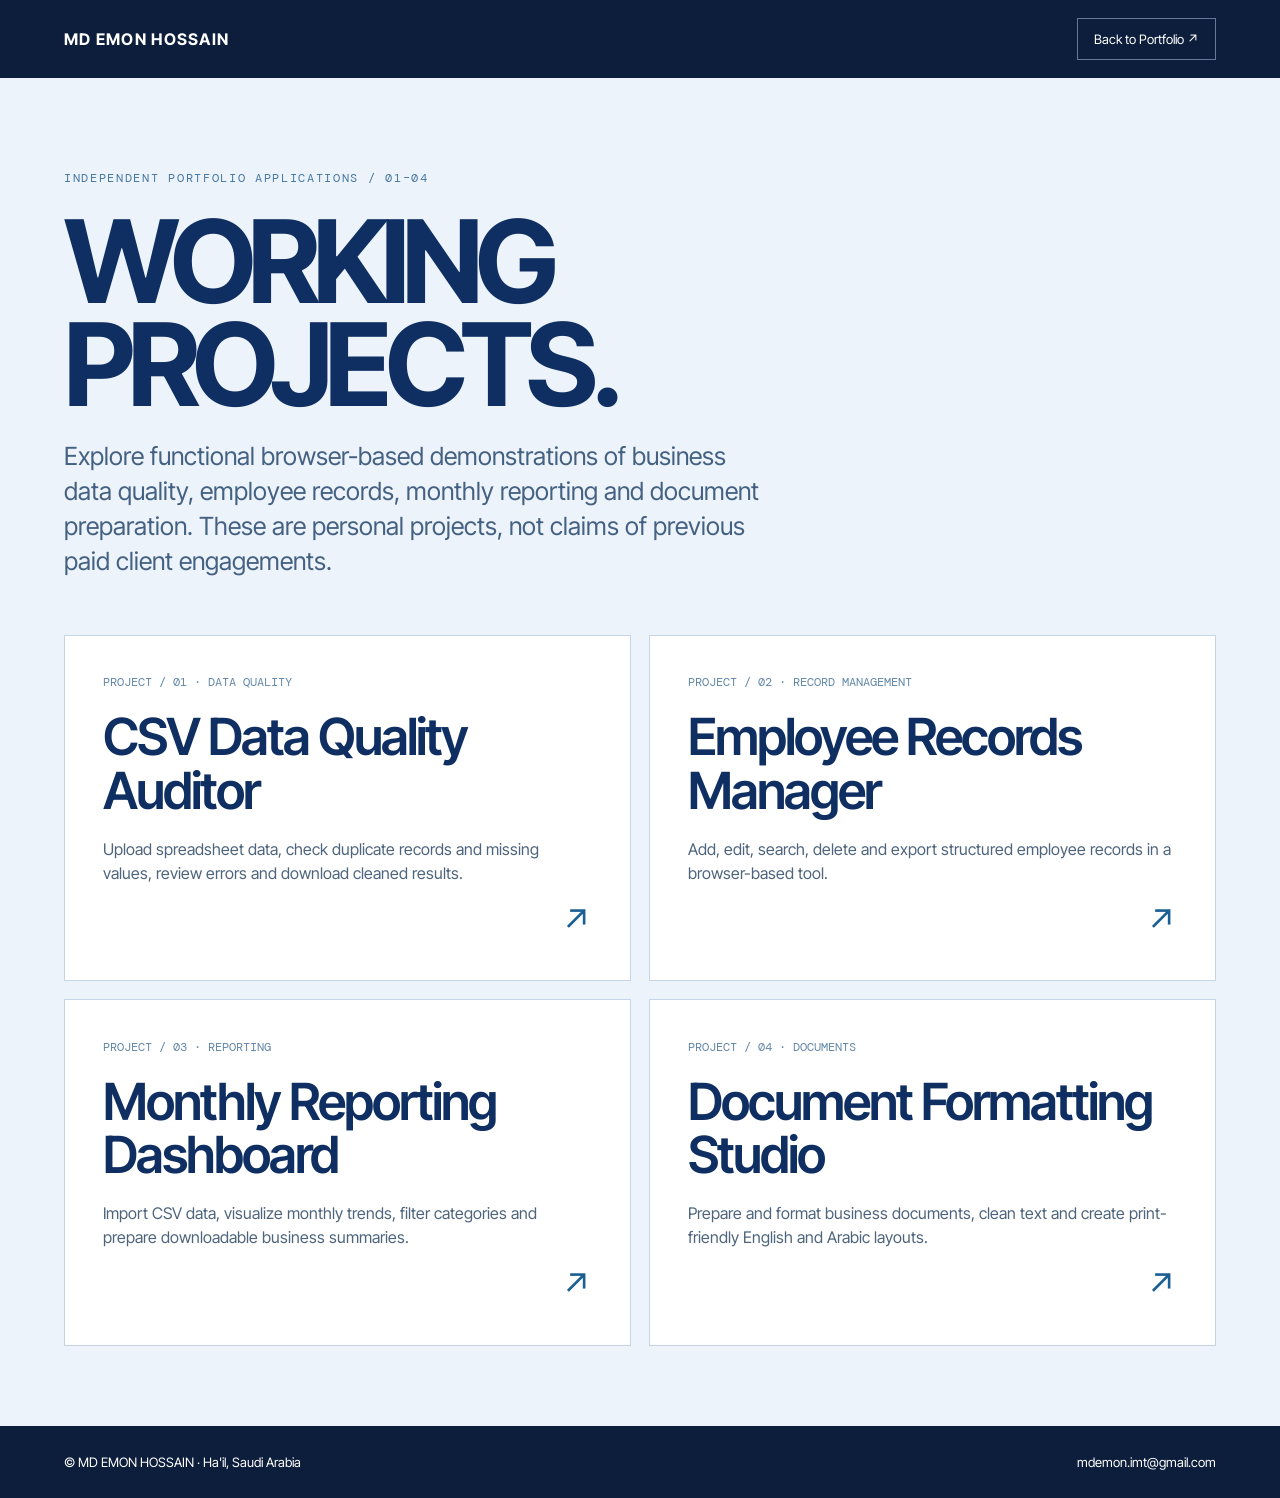
<file: projects/index.html>
<!doctype html>
<html lang="en"><head><meta charset="utf-8"><meta name="viewport" content="width=device-width, initial-scale=1">
<title>Working Projects | MD Emon Hossain</title><meta name="description" content="Functional portfolio projects demonstrating data quality, records management, reporting and document formatting.">
<link href="https://fonts.googleapis.com/css2?family=Inter+Tight:wght@400;500;600;700&family=DM+Mono:wght@400;500&display=swap" rel="stylesheet">
<style>
:root{font-family:"Inter Tight",system-ui,sans-serif;color:#0f2f63;background:#edf3fb}*{box-sizing:border-box}html{scroll-behavior:smooth}body{margin:0}
header{background:#0c1e3b;color:#fff;padding:18px clamp(20px,5vw,80px);display:flex;justify-content:space-between;align-items:center}
header strong{font-size:16px;letter-spacing:.08em}a{color:inherit;text-decoration:none}header a:last-child{border:1px solid #62799c;padding:12px 16px;font-size:13px}
main{max-width:1320px;margin:auto;padding:80px clamp(20px,5vw,80px)}
.eyebrow{font-family:"DM Mono",monospace;font-size:12px;letter-spacing:.14em;text-transform:uppercase;color:#4477a2}
h1{font-size:clamp(48px,9vw,128px);line-height:.89;letter-spacing:-.065em;text-transform:uppercase;margin:24px 0}
.lead{max-width:710px;font-size:clamp(17px,2vw,25px);line-height:1.4;color:#446182;margin:0 0 56px}
.grid{display:grid;grid-template-columns:repeat(2,minmax(0,1fr));gap:18px}
.card{min-height:330px;background:#fff;display:flex;flex-direction:column;justify-content:space-between;padding:clamp(25px,3vw,45px);border:1px solid #c3d5e7;transition:transform .7s cubic-bezier(.16,1,.3,1),background .4s,box-shadow .7s}
.card:hover{transform:translateY(-8px);box-shadow:0 24px 55px #071e3320;background:#fafdff}
.card span{font-family:"DM Mono",monospace;color:#6388a9;font-size:12px}
.card h2{font-size:clamp(29px,4vw,52px);line-height:1.04;letter-spacing:-.04em;font-weight:600;margin:20px 0}
.card p{max-width:510px;color:#4d647c;font-size:16px;line-height:1.5}
.card .go{font-size:34px;text-align:right;color:#1a5f94}
footer{background:#0c1e3b;color:#fff;padding:28px clamp(20px,5vw,80px);display:flex;justify-content:space-between;flex-wrap:wrap;gap:14px;font-size:13px}
@media(max-width:680px){.grid{grid-template-columns:1fr}.card{min-height:270px}main{padding-top:60px}header strong{font-size:13px}}
@media(prefers-reduced-motion:reduce){*,*:before,*:after{transition:none!important}}
</style></head><body>
<header><a href="../"><strong>MD EMON HOSSAIN</strong></a><a href="../">Back to Portfolio ↗</a></header>
<main><p class="eyebrow">Independent portfolio applications / 01–04</p><h1>Working<br>Projects.</h1>
<p class="lead">Explore functional browser-based demonstrations of business data quality, employee records, monthly reporting and document preparation. These are personal projects, not claims of previous paid client engagements.</p>
<div class="grid">
<a class="card" href="data-quality-auditor/"><span>PROJECT / 01 · DATA QUALITY</span><div><h2>CSV Data Quality Auditor</h2><p>Upload spreadsheet data, check duplicate records and missing values, review errors and download cleaned results.</p></div><div class="go">↗</div></a>
<a class="card" href="records-manager/"><span>PROJECT / 02 · RECORD MANAGEMENT</span><div><h2>Employee Records Manager</h2><p>Add, edit, search, delete and export structured employee records in a browser-based tool.</p></div><div class="go">↗</div></a>
<a class="card" href="reporting-dashboard/"><span>PROJECT / 03 · REPORTING</span><div><h2>Monthly Reporting Dashboard</h2><p>Import CSV data, visualize monthly trends, filter categories and prepare downloadable business summaries.</p></div><div class="go">↗</div></a>
<a class="card" href="document-studio/"><span>PROJECT / 04 · DOCUMENTS</span><div><h2>Document Formatting Studio</h2><p>Prepare and format business documents, clean text and create print-friendly English and Arabic layouts.</p></div><div class="go">↗</div></a>
</div></main>
<footer><span>© MD EMON HOSSAIN · Ha'il, Saudi Arabia</span><a href="mailto:mdemon.imt@gmail.com">mdemon.imt@gmail.com</a></footer>
</body></html>
</file>
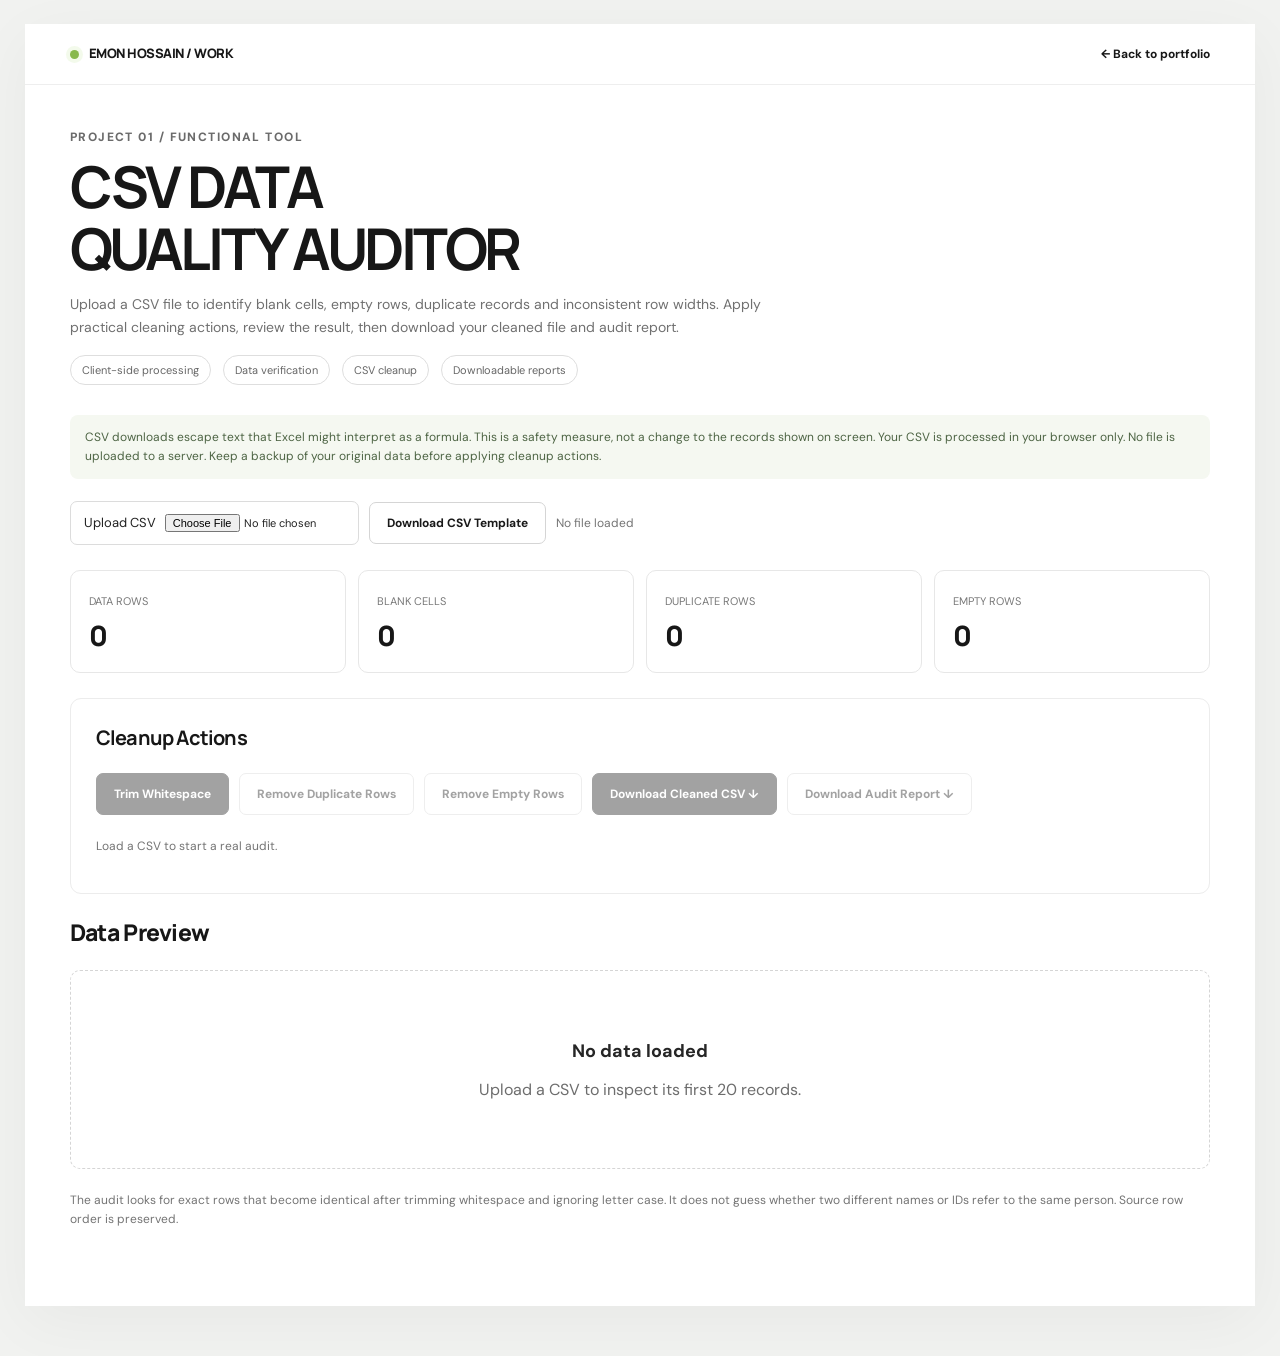
<file: projects/data-quality-auditor/index.html>
<!doctype html><html lang="en"><head><meta charset="utf-8"><meta name="viewport" content="width=device-width,initial-scale=1"><title>CSV Data Quality Auditor | MD Emon Hossain</title><meta name="description" content="Working CSV data auditing and cleanup utility by MD Emon Hossain."><link rel="stylesheet" href="../../assets/styles.css"><script defer src="../../assets/common.js"></script><script defer src="app.js"></script></head><body class="app-page"><main class="app-shell"><div class="app-top"><a class="logo" href="../../"><span class="logo-dot"></span>EMON HOSSAIN / WORK</a><a class="backlink" href="../../#work">← Back to portfolio</a></div><div class="app-content"><span class="app-eyebrow">Project 01 / Functional Tool</span><h1 class="app-title">CSV DATA<br>QUALITY AUDITOR</h1><p class="app-subtitle">Upload a CSV file to identify blank cells, empty rows, duplicate records and inconsistent row widths. Apply practical cleaning actions, review the result, then download your cleaned file and audit report.</p><div class="intro-meta"><span>Client-side processing</span><span>Data verification</span><span>CSV cleanup</span><span>Downloadable reports</span></div><div class="notice">CSV downloads escape text that Excel might interpret as a formula. This is a safety measure, not a change to the records shown on screen. Your CSV is processed in your browser only. No file is uploaded to a server. Keep a backup of your original data before applying cleanup actions.</div><div class="controlbar"><label class="field" style="display:inline-flex;align-items:center;gap:9px">Upload CSV <input id="csvfile" type="file" accept=".csv,text/csv" style="max-width:180px;font-size:11px"></label><button class="action secondary" id="template">Download CSV Template</button><span id="filename" class="app-note">No file loaded</span></div><div class="tool-grid"><div class="stat-tile"><span>DATA ROWS</span><strong id="countRows">0</strong></div><div class="stat-tile"><span>BLANK CELLS</span><strong id="countBlanks">0</strong></div><div class="stat-tile"><span>DUPLICATE ROWS</span><strong id="countDuplicates">0</strong></div><div class="stat-tile"><span>EMPTY ROWS</span><strong id="countEmpty">0</strong></div></div><div class="panel"><h2>Cleanup Actions</h2><div class="controlbar"><button class="action" id="trim" disabled>Trim Whitespace</button><button class="action secondary" id="removeDuplicate" disabled>Remove Duplicate Rows</button><button class="action secondary" id="removeEmpty" disabled>Remove Empty Rows</button><button class="action" id="export" disabled>Download Cleaned CSV ↓</button><button class="action secondary" id="report" disabled>Download Audit Report ↓</button></div><p id="message" class="app-note" role="status">Load a CSV to start a real audit.</p></div><h2 style="font:800 23px Manrope;letter-spacing:-.7px">Data Preview</h2><div id="preview" class="empty-state"><strong>No data loaded</strong>Upload a CSV to inspect its first 20 records.</div><p class="app-note">The audit looks for exact rows that become identical after trimming whitespace and ignoring letter case. It does not guess whether two different names or IDs refer to the same person. Source row order is preserved.</p></div></main></body></html>
</file>
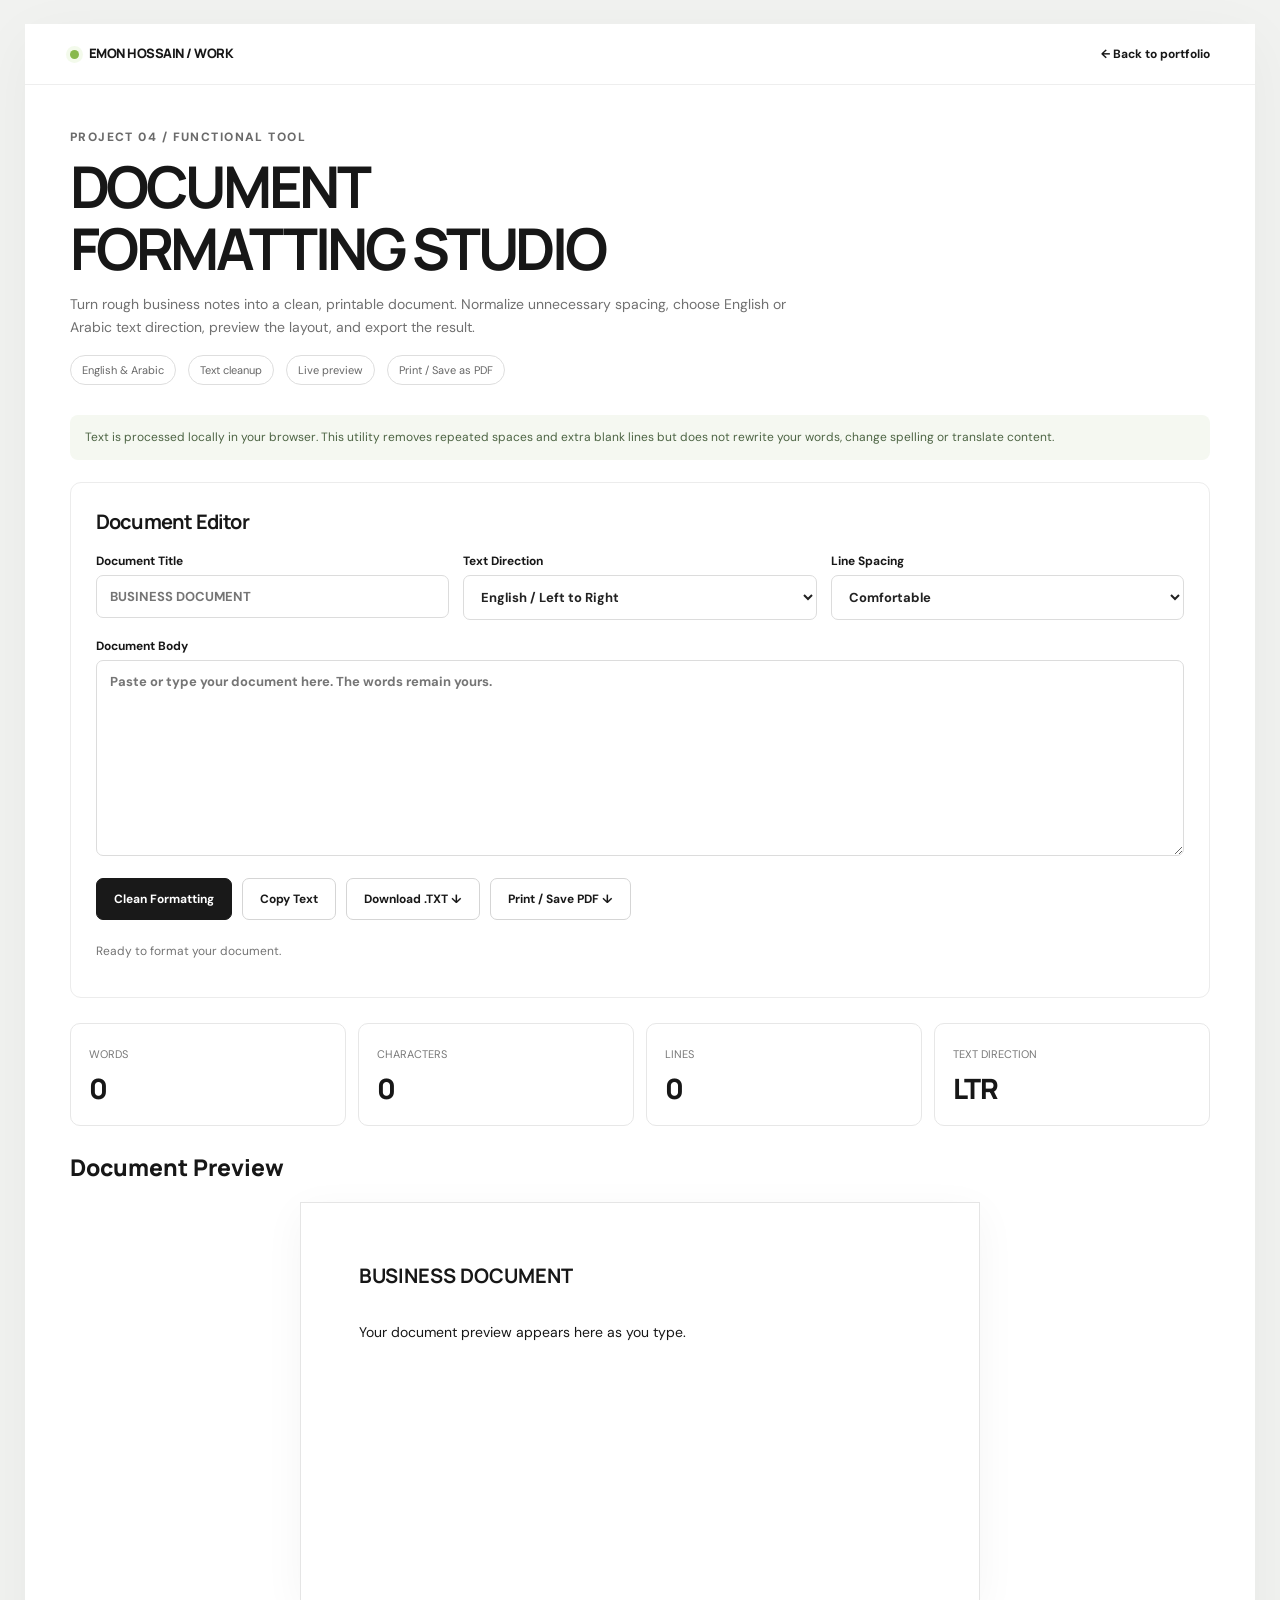
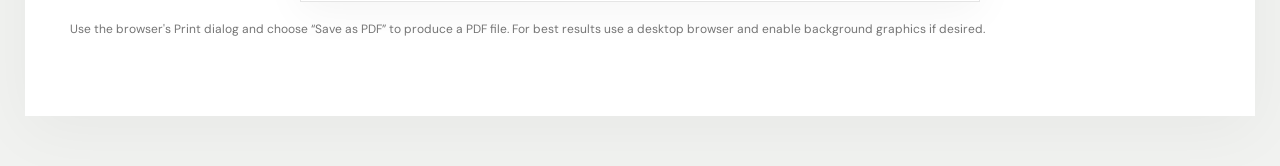
<file: projects/document-studio/index.html>
<!doctype html><html lang="en"><head><meta charset="utf-8"><meta name="viewport" content="width=device-width,initial-scale=1"><title>Document Formatting Studio | MD Emon Hossain</title><meta name="description" content="Interactive formatting and printing tool for English and Arabic business documents."><link rel="stylesheet" href="../../assets/styles.css"><script defer src="app.js"></script></head><body class="app-page"><main class="app-shell"><div class="app-top"><a class="logo" href="../../"><span class="logo-dot"></span>EMON HOSSAIN / WORK</a><a class="backlink" href="../../#work">← Back to portfolio</a></div><div class="app-content"><span class="app-eyebrow">Project 04 / Functional Tool</span><h1 class="app-title">DOCUMENT<br>FORMATTING STUDIO</h1><p class="app-subtitle">Turn rough business notes into a clean, printable document. Normalize unnecessary spacing, choose English or Arabic text direction, preview the layout, and export the result.</p><div class="intro-meta"><span>English & Arabic</span><span>Text cleanup</span><span>Live preview</span><span>Print / Save as PDF</span></div><div class="notice">Text is processed locally in your browser. This utility removes repeated spaces and extra blank lines but does not rewrite your words, change spelling or translate content.</div><div class="panel"><h2>Document Editor</h2><div class="form-grid"><label class="form-group">Document Title<input class="field" id="title" placeholder="BUSINESS DOCUMENT"></label><label class="form-group">Text Direction<select class="field" id="direction"><option value="ltr">English / Left to Right</option><option value="rtl">Arabic / Right to Left</option></select></label><label class="form-group">Line Spacing<select class="field" id="spacing"><option value="1.7">Comfortable</option><option value="1.4">Compact</option><option value="2">Spacious</option></select></label></div><label class="form-group" style="margin-top:18px">Document Body<textarea id="source" class="field" rows="10" placeholder="Paste or type your document here. The words remain yours." style="resize:vertical;min-height:180px"></textarea></label><div class="controlbar"><button id="clean" class="action">Clean Formatting</button><button id="copy" class="action secondary">Copy Text</button><button id="download" class="action secondary">Download .TXT ↓</button><button id="print" class="action secondary">Print / Save PDF ↓</button></div><p class="app-note" id="message" role="status">Ready to format your document.</p></div><div class="tool-grid"><div class="stat-tile"><span>WORDS</span><strong id="words">0</strong></div><div class="stat-tile"><span>CHARACTERS</span><strong id="characters">0</strong></div><div class="stat-tile"><span>LINES</span><strong id="lines">0</strong></div><div class="stat-tile"><span>TEXT DIRECTION</span><strong id="dirlabel">LTR</strong></div></div><h2 style="font:800 23px Manrope">Document Preview</h2><article class="document-preview" id="preview" aria-label="Formatted document preview" dir="ltr"><h2 id="preview-title">BUSINESS DOCUMENT</h2><div id="preview-body" style="white-space:pre-wrap">Your document preview appears here as you type.</div></article><p class="app-note">Use the browser's Print dialog and choose “Save as PDF” to produce a PDF file. For best results use a desktop browser and enable background graphics if desired.</p></div></main><style>@media print{@page{size:A4;margin:15mm}body,body.app-page,.app-shell,.app-content{background:white!important;padding:0!important;margin:0!important;box-shadow:none!important}.app-shell,.app-content{width:100%!important;min-height:0!important}.app-top,.app-content>.app-eyebrow,.app-content>.app-title,.app-content>.app-subtitle,.app-content>.intro-meta,.app-content>.notice,.app-content>.panel,.app-content>.tool-grid,.app-content>h2,.app-content>.app-note{display:none!important}.document-preview{border:0!important;box-shadow:none!important;margin:0!important;width:100%!important;min-height:0!important;padding:10px 0!important;color:black!important}}</style></body></html>
</file>
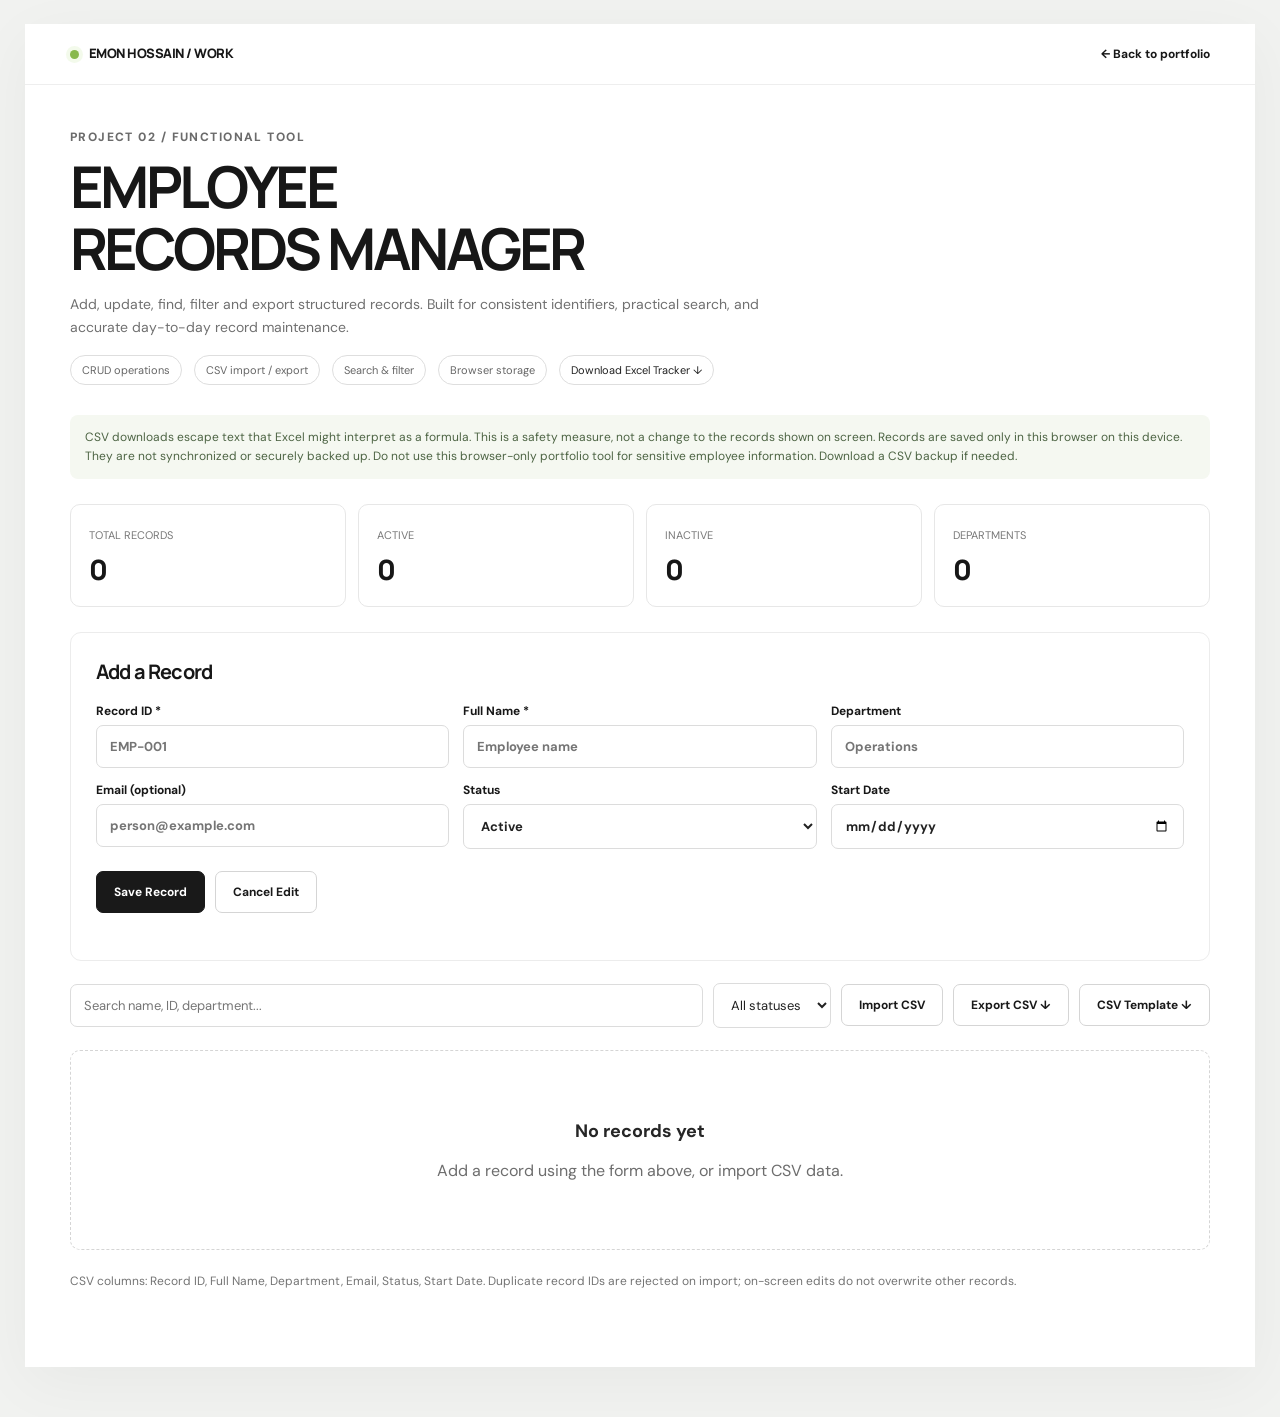
<file: projects/records-manager/index.html>
<!doctype html><html lang="en"><head><meta charset="utf-8"><meta name="viewport" content="width=device-width,initial-scale=1"><title>Employee Records Manager | MD Emon Hossain</title><meta name="description" content="Interactive browser-based employee records app with CSV import, export and local persistence."><link rel="stylesheet" href="../../assets/styles.css"><script defer src="../../assets/common.js"></script><script defer src="app.js"></script></head><body class="app-page"><main class="app-shell"><div class="app-top"><a class="logo" href="../../"><span class="logo-dot"></span>EMON HOSSAIN / WORK</a><a class="backlink" href="../../#work">← Back to portfolio</a></div><div class="app-content"><span class="app-eyebrow">Project 02 / Functional Tool</span><h1 class="app-title">EMPLOYEE<br>RECORDS MANAGER</h1><p class="app-subtitle">Add, update, find, filter and export structured records. Built for consistent identifiers, practical search, and accurate day-to-day record maintenance.</p><div class="intro-meta"><span>CRUD operations</span><span>CSV import / export</span><span>Search & filter</span><span>Browser storage</span><a href="Employee_Records_Tracker.xlsx" download style="font-size:11px;border:1px solid #dedede;border-radius:25px;padding:7px 11px;color:#222">Download Excel Tracker ↓</a></div><div class="notice">CSV downloads escape text that Excel might interpret as a formula. This is a safety measure, not a change to the records shown on screen. Records are saved only in this browser on this device. They are not synchronized or securely backed up. Do not use this browser-only portfolio tool for sensitive employee information. Download a CSV backup if needed.</div><div class="tool-grid"><div class="stat-tile"><span>TOTAL RECORDS</span><strong id="total">0</strong></div><div class="stat-tile"><span>ACTIVE</span><strong id="active">0</strong></div><div class="stat-tile"><span>INACTIVE</span><strong id="inactive">0</strong></div><div class="stat-tile"><span>DEPARTMENTS</span><strong id="departments">0</strong></div></div><div class="panel"><h2 id="form-title">Add a Record</h2><form id="record-form"><div class="form-grid"><label class="form-group">Record ID *<input class="field" name="id" maxlength="40" required placeholder="EMP-001"></label><label class="form-group">Full Name *<input class="field" name="name" maxlength="120" required placeholder="Employee name"></label><label class="form-group">Department<input class="field" name="department" maxlength="70" placeholder="Operations"></label><label class="form-group">Email (optional)<input class="field" name="email" type="email" maxlength="160" placeholder="person@example.com"></label><label class="form-group">Status<select class="field" name="status"><option>Active</option><option>Inactive</option></select></label><label class="form-group">Start Date<input class="field" name="start" type="date"></label></div><div class="controlbar"><button class="action" type="submit" id="save">Save Record</button><button class="action secondary" type="button" id="cancel">Cancel Edit</button><span id="message" class="app-note" role="status"></span></div></form></div><div class="controlbar"><input id="search" class="field" type="search" aria-label="Search records" placeholder="Search name, ID, department..." style="flex:1;min-width:210px"><select id="filter" class="field" aria-label="Filter status"><option value="all">All statuses</option><option>Active</option><option>Inactive</option></select><label class="action secondary">Import CSV <input id="import" type="file" accept=".csv,text/csv" style="display:none"></label><button class="action secondary" id="export">Export CSV ↓</button><button class="action secondary" id="template">CSV Template ↓</button></div><div id="records" class="empty-state"><strong>No records yet</strong>Add your first record above, or import a CSV with matching column headers.</div><p class="app-note">CSV columns: Record ID, Full Name, Department, Email, Status, Start Date. Duplicate record IDs are rejected on import; on-screen edits do not overwrite other records.</p></div></main></body></html>
</file>
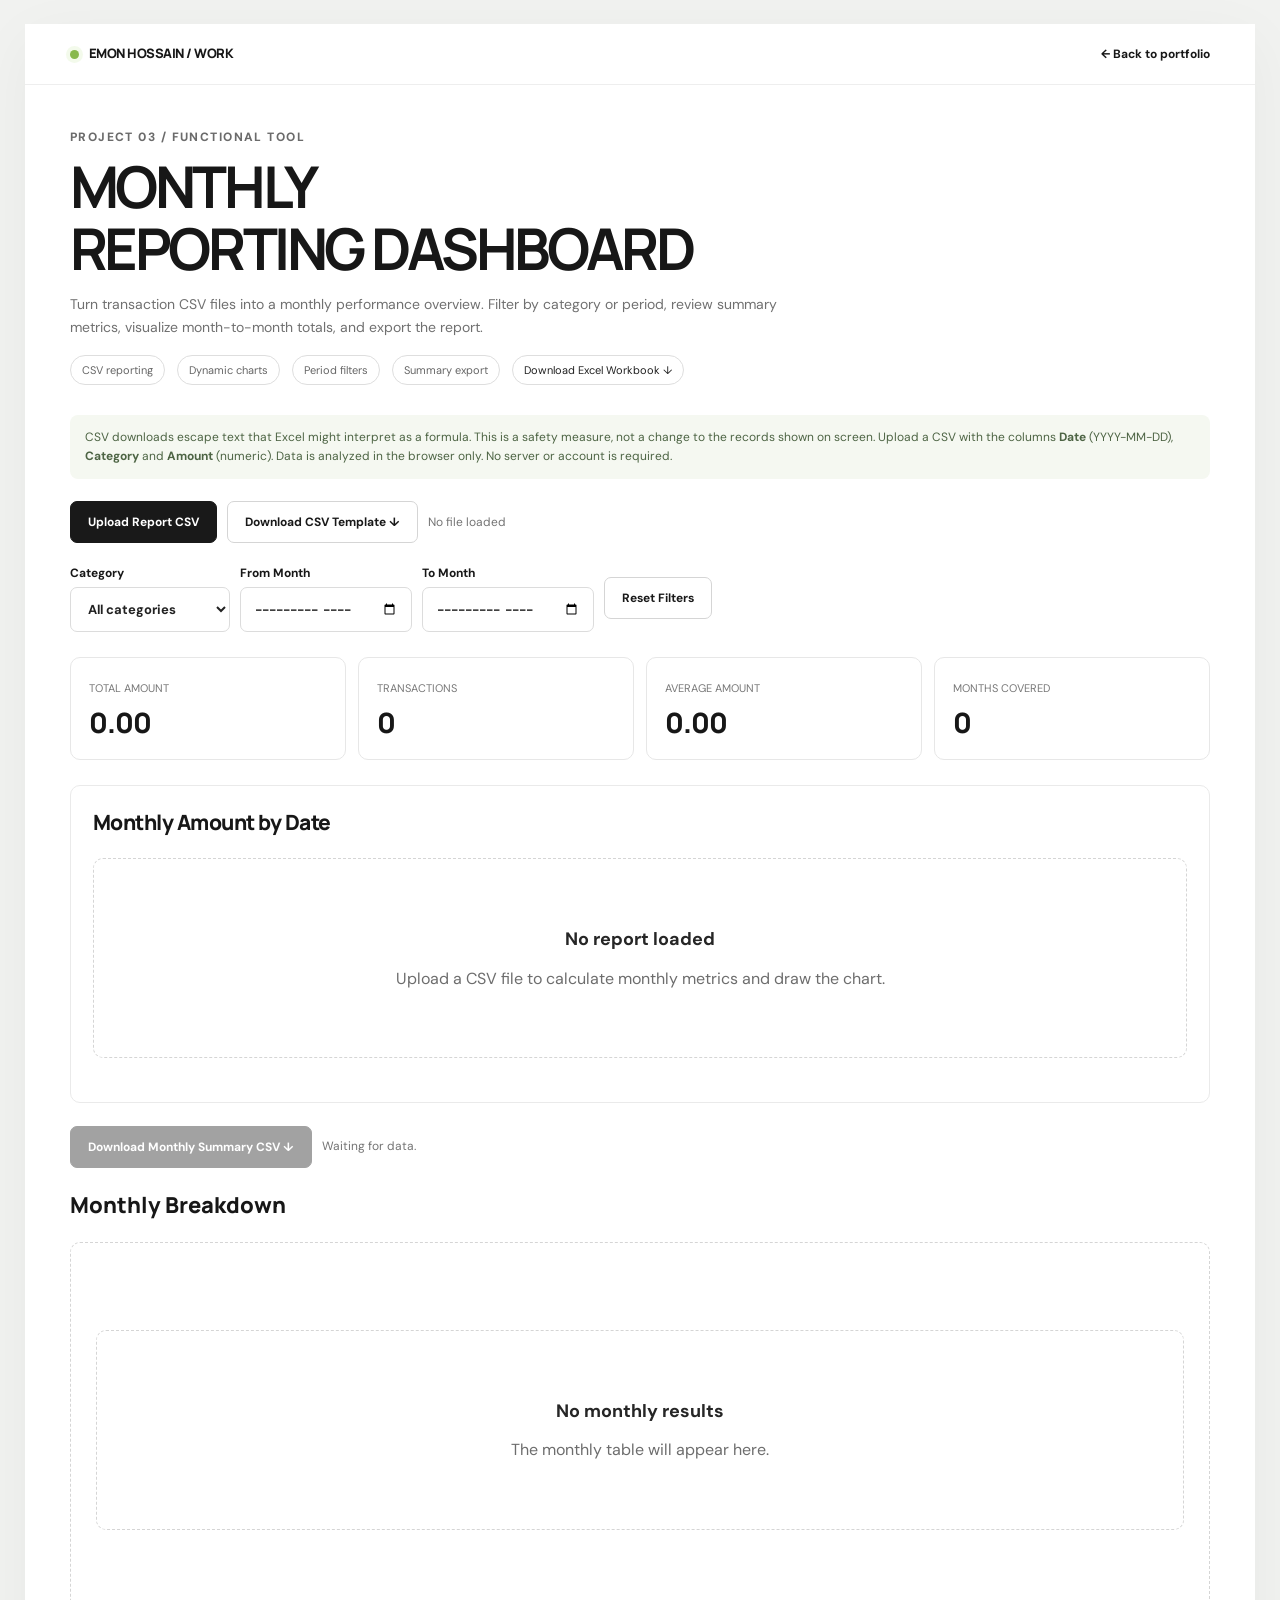
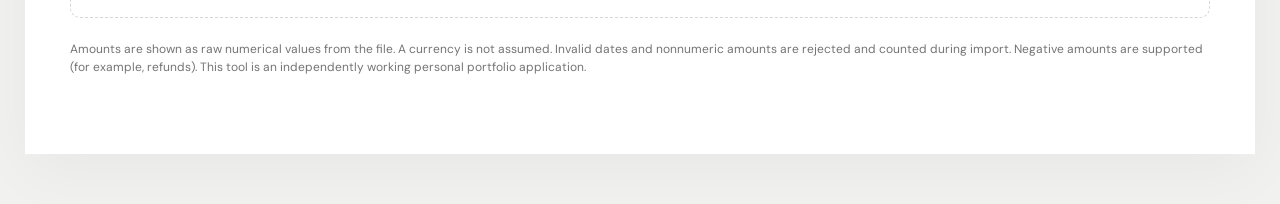
<file: projects/reporting-dashboard/index.html>
<!doctype html><html lang="en"><head><meta charset="utf-8"><meta name="viewport" content="width=device-width,initial-scale=1"><title>Monthly Reporting Dashboard | MD Emon Hossain</title><meta name="description" content="Working CSV-powered monthly reporting dashboard with filters, metrics and exports."><link rel="stylesheet" href="../../assets/styles.css"><script defer src="../../assets/common.js"></script><script defer src="app.js"></script></head><body class="app-page"><main class="app-shell"><div class="app-top"><a class="logo" href="../../"><span class="logo-dot"></span>EMON HOSSAIN / WORK</a><a class="backlink" href="../../#work">← Back to portfolio</a></div><div class="app-content"><span class="app-eyebrow">Project 03 / Functional Tool</span><h1 class="app-title">MONTHLY<br>REPORTING DASHBOARD</h1><p class="app-subtitle">Turn transaction CSV files into a monthly performance overview. Filter by category or period, review summary metrics, visualize month-to-month totals, and export the report.</p><div class="intro-meta"><span>CSV reporting</span><span>Dynamic charts</span><span>Period filters</span><span>Summary export</span><a href="Monthly_Reporting_Workbook.xlsx" download style="font-size:11px;border:1px solid #dedede;border-radius:25px;padding:7px 11px;color:#222">Download Excel Workbook ↓</a></div><div class="notice">CSV downloads escape text that Excel might interpret as a formula. This is a safety measure, not a change to the records shown on screen. Upload a CSV with the columns <strong>Date</strong> (YYYY-MM-DD), <strong>Category</strong> and <strong>Amount</strong> (numeric). Data is analyzed in the browser only. No server or account is required.</div><div class="controlbar"><label class="action">Upload Report CSV <input id="upload" type="file" accept=".csv,text/csv" style="display:none"></label><button id="template" class="action secondary">Download CSV Template ↓</button><span id="source" class="app-note">No file loaded</span></div><div class="controlbar"><label class="form-group" style="min-width:160px">Category<select class="field" id="category"><option value="all">All categories</option></select></label><label class="form-group">From Month<input class="field" id="from" type="month"></label><label class="form-group">To Month<input class="field" id="to" type="month"></label><button class="action secondary" id="reset">Reset Filters</button></div><div class="tool-grid"><div class="stat-tile"><span>TOTAL AMOUNT</span><strong id="sum">0.00</strong></div><div class="stat-tile"><span>TRANSACTIONS</span><strong id="count">0</strong></div><div class="stat-tile"><span>AVERAGE AMOUNT</span><strong id="avg">0.00</strong></div><div class="stat-tile"><span>MONTHS COVERED</span><strong id="months">0</strong></div></div><div class="chart-container"><h2 style="font:800 21px Manrope;letter-spacing:-.5px;margin:0">Monthly Amount by Date</h2><div id="chart"><div class="empty-state"><strong>No report loaded</strong>Upload a CSV to calculate monthly metrics and draw the chart.</div></div></div><div class="controlbar"><button id="export" class="action" disabled>Download Monthly Summary CSV ↓</button><span id="message" role="status" class="app-note">Waiting for data.</span></div><h2 style="font:800 22px Manrope">Monthly Breakdown</h2><div id="breakdown" class="empty-state"><strong>No monthly results</strong>The data table will appear after a file is loaded.</div><p class="app-note">Amounts are shown as raw numerical values from the file. A currency is not assumed. Invalid dates and nonnumeric amounts are rejected and counted during import. Negative amounts are supported (for example, refunds). This tool is an independently working personal portfolio application.</p></div></main></body></html>
</file>
<file: assets/styles.css>
@import url('https://fonts.googleapis.com/css2?family=DM+Sans:wght@400;500;600;700&family=Manrope:wght@400;500;600;700;800&display=swap');
:root{--ink:#171717;--paper:#f7f7f5;--white:#fff;--gray:#737373;--line:#e6e6e3;--lime:#cafa79;--radius:14px;--ease:cubic-bezier(.2,.75,.25,1)}
*{box-sizing:border-box}html{scroll-behavior:smooth;scroll-padding-top:90px}body{margin:0;background:#eaeae8;color:var(--ink);font-family:'DM Sans','Arial',sans-serif;-webkit-font-smoothing:antialiased}button,input,select,textarea{font:inherit}a{color:inherit;text-decoration:none}button,a,summary{-webkit-tap-highlight-color:transparent}button{cursor:pointer}img{max-width:100%;display:block}::selection{background:var(--lime);color:#111}
.page{width:min(1340px,calc(100% - 64px));background:var(--white);margin:34px auto;overflow:hidden;box-shadow:0 14px 90px #22222209}.topnav{min-height:84px;display:flex;align-items:center;justify-content:space-between;padding:0 clamp(20px,4.5vw,68px);gap:18px;position:relative;z-index:10}.logo{font-family:Manrope,sans-serif;font-size:13px;line-height:1.2;font-weight:800;letter-spacing:-.5px;display:flex;align-items:center;gap:10px;white-space:nowrap}.logo-dot,.availability-dot{width:9px;height:9px;border-radius:50%;display:inline-block;background:#88b84d;box-shadow:0 0 0 4px #a7d66b22}.navlinks{display:flex;align-items:center;gap:30px;font-size:12px;font-weight:600}.navlinks a{transition:opacity .2s}.navlinks a:hover{opacity:.45}.pill,.pill-light,.btn-outline{min-height:40px;padding:0 18px;border-radius:40px;background:var(--ink);border:1px solid var(--ink);color:#fff;display:inline-flex;align-items:center;justify-content:center;gap:10px;font-size:12px;font-weight:700;transition:transform .3s var(--ease),background .3s,color .3s}.pill:hover,.pill-light:hover,.btn-outline:hover{transform:translateY(-3px)}.pill .arr,.pill-light .arr{font-size:17px;line-height:0}.nav-mobile{display:none;border:1px solid var(--line);padding:10px 14px;background:white;border-radius:20px;font-size:12px}
.hero{min-height:625px;position:relative;padding:15px clamp(20px,4.5vw,68px) 0;overflow:hidden;display:flex;flex-direction:column;justify-content:flex-end}.hero-heading{position:absolute;left:50%;transform:translateX(-50%);top:32px;width:100%;text-align:center;font-family:Manrope,Arial,sans-serif;font-size:clamp(48px,8.3vw,123px);font-weight:800;line-height:1.1;white-space:nowrap;letter-spacing:-.09em;z-index:1;pointer-events:none}.hero-heading .outline{-webkit-text-stroke:1.8px #222;color:transparent}.hero-heading .filled{color:#181818}.hero-sub{position:absolute;top:300px;left:clamp(20px,4.5vw,68px);z-index:5;max-width:230px}.hero-sub .eyebrow,.eyebrow{font-size:11px;font-weight:800;letter-spacing:.1em;text-transform:uppercase}.hero-sub p{font-size:13px;line-height:1.7;color:#555;margin:11px 0 17px}.hero-social{position:absolute;right:clamp(20px,4.5vw,68px);top:310px;z-index:5;display:flex;flex-direction:column;gap:12px;font-size:12px;font-weight:600;text-align:right}.hero-social a:hover{text-decoration:underline}.hero-img{position:absolute;bottom:-26px;left:50%;transform:translateX(-50%);width:clamp(340px,44vw,580px);height:550px;object-fit:contain;object-position:center bottom;z-index:3;filter:grayscale(1);pointer-events:none}.hero-bottom{z-index:4;position:relative;width:100%;padding:18px 0;display:flex;justify-content:space-between;align-items:center;border-top:1px solid #eee;font-size:10px;letter-spacing:.08em;text-transform:uppercase;font-weight:700;background:linear-gradient(90deg,#fff 12%,transparent 40%,transparent 60%,#fff 88%)}.scroll-cue{display:flex;gap:10px;align-items:center}.scroll-cue span{animation:float 2s ease-in-out infinite;display:inline-block}
.section{padding:100px clamp(20px,4.5vw,68px)}.section-head{display:flex;align-items:start;justify-content:space-between;margin-bottom:35px;gap:15px}.section-index{font-size:11px;font-weight:700;letter-spacing:.13em}.section-title{font-family:Manrope,Arial,sans-serif;font-size:clamp(46px,7vw,88px);letter-spacing:-.075em;line-height:.98;margin:0;text-transform:uppercase;font-weight:800}.section-caption{color:#737373;font-size:13px;max-width:250px;line-height:1.65}.ghostword{position:absolute;top:-35px;left:clamp(20px,4.5vw,68px);font-size:clamp(76px,16vw,220px);letter-spacing:-.09em;color:#f6f6f6;line-height:1;font-weight:800;pointer-events:none;white-space:nowrap}.work{position:relative;background:#fafafa}.work .section-head{position:relative;z-index:2}.work-grid{display:grid;grid-template-columns:1fr 1fr;gap:24px}.work-card{padding:14px;background:#fff;border:1px solid #e6e6e6;border-radius:13px;overflow:hidden;transition:transform .4s var(--ease),box-shadow .4s}.work-card:hover{transform:translateY(-8px);box-shadow:0 15px 45px #00000010}.work-visual{height:310px;position:relative;overflow:hidden;border-radius:7px;display:flex;align-items:center;justify-content:center;padding:25px}.work-visual.dark{background:linear-gradient(125deg,#181c22,#303946)}.work-visual.pale{background:linear-gradient(135deg,#e9eee8,#d3dfd5)}.work-visual.lilac{background:linear-gradient(140deg,#efecf6,#ded9f5)}.work-visual.orange{background:linear-gradient(135deg,#f5e8df,#efccaf)}.work-card:nth-child(2n){margin-top:45px}.work-info{padding:18px 3px 3px;display:flex;justify-content:space-between;align-items:start;gap:15px}.work-info h3{margin:0;font-family:Manrope;font-size:19px;letter-spacing:-.6px}.work-info p{color:#888;font-size:12px;margin:5px 0}.round-arrow{display:grid;place-items:center;border-radius:50%;background:#f5f5f5;width:35px;height:35px;flex:none;transition:transform .3s}.work-card:hover .round-arrow{transform:rotate(45deg)}
/* CSS-crafted miniature views of actual portfolio tools */
.mini-ui{width:min(100%,435px);height:233px;border-radius:12px;background:#fff;box-shadow:0 14px 40px #0003;transform:rotate(-4deg);overflow:hidden;display:flex;flex-direction:column;padding:13px;gap:9px}.mini-ui .mini-bar{display:flex;gap:4px;align-items:center;border-bottom:1px solid #eee;padding-bottom:10px}.mini-bar i{width:6px;height:6px;background:#e9e9e9;border-radius:50%}.mini-head{display:flex;justify-content:space-between;align-items:center;font-weight:800;font-size:11px}.mini-pill{font-size:7px;border-radius:10px;padding:5px 8px;background:#ccf39e}.mini-stats{display:grid;grid-template-columns:repeat(3,1fr);gap:7px}.mini-stat{border-radius:5px;background:#f4f6f6;padding:9px 7px;font-size:8px;color:#777}.mini-stat b{display:block;color:#181818;font-size:17px}.mini-table{display:grid;gap:6px;margin-top:2px}.mini-tr{height:17px;display:grid;grid-template-columns:25% 24% 19% 1fr;gap:8px;align-items:center;padding:0 5px;background:#f6f6f6;border-radius:3px}.mini-tr i{height:4px;background:#c7ced2;border-radius:4px}.mini-tr i:nth-child(3){background:#b6d999}.mini-charts{display:flex;gap:8px;flex:1}.mini-chart{flex:1;background:#f7f7fa;border-radius:6px;padding:10px;display:flex;align-items:end;justify-content:space-around;gap:7px}.mini-chart span{display:block;background:#a8a1e3;width:16%;border-radius:3px 3px 0 0}.mini-chart:nth-child(2) span{background:#d7b093}.mini-textline{height:6px;width:100%;background:#e4e4e4;border-radius:4px}.mini-paper{padding:20px;background:#fff;box-shadow:0 10px 30px #0002;width:67%;height:220px;border-radius:3px;transform:rotate(-6deg)}.mini-paper h4{font-size:13px;margin:0 0 12px}.mini-paper .mini-textline{margin:9px 0;height:5px}.mini-paper .mini-textline:nth-child(odd){width:80%}
.service-rows{border-top:1px solid var(--line);margin-top:40px}.service-item{border-bottom:1px solid var(--line)}.service-item summary{cursor:pointer;display:flex;align-items:center;justify-content:space-between;gap:25px;padding:24px 0;list-style:none;font-family:Manrope;font-size:clamp(20px,2.5vw,32px);font-weight:800;letter-spacing:-.05em}.service-item summary::-webkit-details-marker{display:none}.service-item summary .num{font-size:11px;color:#999;letter-spacing:0;min-width:32px}.service-item summary .symbol{font-weight:400;transition:transform .3s}.service-item[open] .symbol{transform:rotate(45deg)}.service-item .detail{padding:0 50px 30px;display:flex;justify-content:space-between;gap:20px}.service-item .detail p{font-size:13px;max-width:500px;line-height:1.8;color:#626262;margin:0}.service-item .detail a{font-size:12px;text-decoration:underline;white-space:nowrap}.service-item[open] summary{color:#111}
.experience{background:#191919;color:#fff;position:relative}.experience .ghostword{color:#202020}.experience .section-head{position:relative}.experience .section-caption{color:#aaa}.exp-list{margin-top:38px;position:relative}.exp-row{padding:26px 0;border-top:1px solid #3d3d3d;display:grid;grid-template-columns:1fr 1.2fr .8fr;align-items:start;gap:20px}.exp-row h3{font-family:Manrope;font-size:19px;letter-spacing:-.5px;margin:0 0 7px}.exp-row p{font-size:12px;color:#b8b8b8;margin:0;line-height:1.7}.exp-date{font-size:11px;color:#a4a4a4;text-align:right}.skill-cloud{margin-top:40px;display:flex;gap:10px;flex-wrap:wrap}.skill-tag{color:#ddd;border:1px solid #4a4a4a;border-radius:30px;padding:9px 13px;font-size:11px}.language-row{display:grid;grid-template-columns:repeat(4,1fr);gap:14px;padding-top:25px;margin-top:35px;border-top:1px solid #393939}.language-row strong{font-size:13px}.language-row small{color:#aaa;font-size:11px;display:block;margin-top:7px}
.contact{text-align:center;background:#fdfdfc;position:relative}.contact .eyebrow{display:inline-flex;align-items:center;gap:10px}.contact h2{font-family:Manrope;font-size:clamp(42px,7vw,91px);line-height:1.04;letter-spacing:-.085em;margin:26px auto 22px;max-width:920px}.contact p{font-size:14px;line-height:1.7;color:#777;max-width:540px;margin:0 auto 27px}.contact-links{display:flex;justify-content:center;gap:14px;flex-wrap:wrap}.btn-outline{background:transparent;color:#222}.foot{padding:30px clamp(20px,4.5vw,68px);border-top:1px solid var(--line);display:flex;justify-content:space-between;gap:15px;flex-wrap:wrap;font-size:11px;color:#777}.foot strong{color:#111}.foot-links{display:flex;gap:15px;flex-wrap:wrap}
/* Project application templates */
.app-page{background:#f1f2f0}.app-shell{width:min(1230px,calc(100% - 40px));margin:24px auto 50px;background:#fff;min-height:90vh;box-shadow:0 15px 60px #0000000b}.app-top{padding:22px clamp(18px,3.5vw,48px);border-bottom:1px solid #eee;display:flex;align-items:center;justify-content:space-between;gap:15px}.backlink{font-size:12px;font-weight:700}.backlink:hover{text-decoration:underline}.app-content{padding:40px clamp(18px,3.5vw,48px) 65px}.app-eyebrow{color:#6b6b6b;font-size:12px;text-transform:uppercase;font-weight:800;letter-spacing:.12em}.app-title{font-family:Manrope;font-size:clamp(31px,4.5vw,58px);letter-spacing:-.06em;line-height:1.08;margin:9px 0}.app-subtitle{color:#707070;font-size:14px;line-height:1.65;max-width:720px}.app-note{color:#747474;font-size:12px;line-height:1.55}.tool-grid{display:grid;grid-template-columns:repeat(4,1fr);gap:12px;margin:25px 0}.stat-tile{border:1px solid #e7e7e7;border-radius:10px;padding:18px;min-height:90px}.stat-tile span{font-size:11px;color:#787878}.stat-tile strong{font:800 28px Manrope;display:block;margin-top:6px;letter-spacing:-1px}.controlbar{display:flex;align-items:center;flex-wrap:wrap;gap:10px;margin:22px 0}.field,.file-field{padding:12px 13px;border:1px solid #dcdcdc;border-radius:7px;min-width:0;background:white;color:#222;font-size:13px}.field:focus,.file-field:focus{outline:2px solid #d0eca2}.action{background:#191919;border:1px solid #191919;color:white;border-radius:7px;padding:12px 17px;font-size:12px;font-weight:700;transition:transform .2s}.action:hover{transform:translateY(-2px)}.action.secondary{background:#fff;color:#191919;border-color:#d5d5d5}.action.warn{background:#fcf2f0;color:#b13620;border-color:#f4d1c9}.action:disabled{cursor:not-allowed;opacity:.4}.table-wrap{width:100%;overflow-x:auto;border:1px solid #e5e5e5;border-radius:9px}.data-table{border-collapse:collapse;width:100%;font-size:12px;min-width:650px}.data-table th{background:#f9f9f8;color:#666;text-align:left;font-size:11px;letter-spacing:.03em}.data-table th,.data-table td{padding:13px 14px;border-bottom:1px solid #eee;max-width:330px;overflow-wrap:anywhere}.data-table tr:last-child td{border-bottom:0}.empty-state{padding:65px 25px;text-align:center;border:1px dashed #d5d5d5;border-radius:10px;color:#6d6d6d;line-height:1.7;margin:22px 0}.empty-state strong{display:block;color:#262626;font-size:18px;margin-bottom:10px}.form-grid{display:grid;grid-template-columns:repeat(3,1fr);gap:14px}.form-group{display:flex;flex-direction:column;gap:6px;font-size:12px;font-weight:700}.form-group .field{width:100%}.panel{border:1px solid #ececec;padding:25px;border-radius:11px;margin:22px 0}.panel h2{font-family:Manrope;font-size:20px;letter-spacing:-.04em;margin:0 0 18px}.notice{border-radius:8px;background:#f5f8f1;padding:13px 15px;color:#4d6444;font-size:12px;margin:18px 0;line-height:1.6}.status-pill{font-size:10px;padding:5px 9px;border-radius:20px;background:#e9f6dd;color:#3a6b24}.status-pill.inactive{background:#f7e9de;color:#985b1b}.row-actions{display:flex;gap:8px;align-items:center}.row-actions button{border:0;background:#f1f1f1;border-radius:6px;padding:7px 10px;font-size:11px}.row-actions button:hover{background:#d9e9cf}.chart-container{border:1px solid #eaeaea;border-radius:10px;padding:22px;margin:23px 0}.bars{display:flex;gap:14px;align-items:end;height:250px;padding-top:18px;border-bottom:1px solid #dedede}.barcol{height:100%;display:flex;justify-content:flex-end;flex-direction:column;align-items:center;flex:1;min-width:30px}.bar{border-radius:6px 6px 0 0;background:#a6c68a;width:min(75%,60px);min-height:2px;position:relative;transition:height .45s}.bar em{position:absolute;bottom:calc(100% + 6px);font-size:10px;font-style:normal;left:50%;transform:translateX(-50%);white-space:nowrap}.barcol small{font-size:10px;margin-top:10px;text-align:center;white-space:nowrap}.barcol{transform:translateY(17px)}.chart-legend{font-size:12px;color:#757575;margin-top:35px}.document-preview{min-height:400px;width:min(100%,680px);margin:18px auto;padding:56px 58px;box-shadow:0 10px 40px #0000000b;border:1px solid #e5e5e5;white-space:pre-wrap;overflow-wrap:anywhere;line-height:1.7;font-size:14px}.document-preview h2{font-size:20px;margin:0 0 28px;font-family:Manrope}.document-preview[dir=rtl]{text-align:right}.intro-meta{display:flex;gap:12px;flex-wrap:wrap;margin:15px 0 30px}.intro-meta span{font-size:11px;border:1px solid #dedede;padding:7px 11px;border-radius:25px;color:#666}
.js .reveal{opacity:0;transform:translateY(45px);transition:opacity .8s var(--ease),transform .8s var(--ease)}.js .reveal.visible{opacity:1;transform:translateY(0)}@keyframes float{50%{transform:translateY(6px)}}@keyframes heroEnter{from{opacity:0;transform:translate(-50%,50px)}to{opacity:1;transform:translate(-50%,0)}}.hero-img{animation:heroEnter 1.25s .18s both var(--ease)}
@media(max-width:900px){.page{width:calc(100% - 24px);margin:12px auto}.navlinks{gap:14px}.hero{min-height:590px}.hero-heading{font-size:clamp(40px,8.7vw,72px);top:50px}.hero-img{width:480px;height:475px;bottom:10px}.hero-sub{top:270px;max-width:205px}.hero-social{top:280px}.work-visual{height:260px}.work-grid{gap:14px}.section{padding-top:75px;padding-bottom:75px}.mini-ui{transform:rotate(-4deg) scale(.88)}}
@media(max-width:680px){.topnav{min-height:69px}.navlinks{display:none;position:absolute;top:64px;left:12px;right:12px;background:white;box-shadow:0 18px 30px #0002;border:1px solid #eee;padding:24px;flex-direction:column;align-items:stretch;gap:23px}.navlinks.open{display:flex}.nav-mobile{display:inline-block}.topnav>.pill{display:none}.hero{min-height:690px;justify-content:end}.hero-heading{font-size:clamp(39px,10vw,66px);white-space:normal;top:30px;line-height:1.03;padding:0 5px}.hero-heading .filled{display:block}.hero-img{height:440px;width:420px;bottom:25px}.hero-sub{top:180px;max-width:170px}.hero-sub p{font-size:11px;line-height:1.5}.hero-sub .pill{padding:0 11px;font-size:10px;min-height:34px}.hero-social{top:250px;font-size:10px;gap:7px}.hero-bottom{font-size:8px}.work-grid{grid-template-columns:1fr}.work-card:nth-child(2n){margin-top:0}.work-visual{height:275px}.section-head{display:block}.section-caption{margin-top:18px}.exp-row{grid-template-columns:1fr 1fr}.exp-date{grid-column:1/-1;text-align:left}.language-row{grid-template-columns:1fr 1fr}.service-item .detail{padding:0 0 25px;flex-direction:column}.service-item summary{font-size:22px}.tool-grid{grid-template-columns:1fr 1fr}.form-grid{grid-template-columns:1fr}.app-shell{width:calc(100% - 12px);margin:6px auto}.app-content{padding-top:26px}.document-preview{padding:30px 20px}.foot{flex-direction:column}}
@media(max-width:390px){.hero-sub{top:210px}.hero-social{top:315px}.hero-img{height:400px}.mini-ui{transform:scale(.78) rotate(-4deg)}}
@media(prefers-reduced-motion:reduce){*,*:before,*:after{scroll-behavior:auto!important;animation:none!important;transition:none!important}.reveal{opacity:1;transform:none}}
@media print{.topnav,.app-top,.controlbar,.panel,.foot{display:none!important}.page,.app-shell{margin:0;width:100%;box-shadow:none}}
@media(max-width:680px){.hero-bottom{background:#fff;min-height:55px;gap:8px;padding:12px 5px}.hero-bottom>span{max-width:58%;line-height:1.4}.hero-bottom .scroll-cue{max-width:40%;line-height:1.4;justify-content:flex-end;text-align:right}}

/* Final accessibility and mobile refinements */
:focus-visible{outline:3px solid #9fc965;outline-offset:4px}
.skip-link{position:absolute;z-index:30;top:-80px;left:24px;padding:10px 18px;background:#191919;color:white;border-radius:0 0 8px 8px}
.skip-link:focus{top:0}
@media(max-width:680px){.hero-bottom{z-index:7;box-shadow:0 -10px 25px #ffffffbd}.hero-heading{letter-spacing:-.075em}.work-card:focus-within{box-shadow:0 8px 35px #00000012}}
@media(max-width:390px){.hero-bottom{font-size:8px}.hero-social{right:18px}}

/* Accessibility and reliable scroll reveals: never hide portfolio content.
   Some mobile screenshot tools and browsers do not trigger IntersectionObserver
   while capturing the whole page. All sections stay readable at all times. */
.reveal, .js .reveal, .js .reveal.visible {
  opacity: 1;
  transform: none;
}
@media (prefers-reduced-motion: no-preference) {
  .js .reveal.visible {animation: emon-reveal-in .65s cubic-bezier(.2,.75,.25,1) both}
}
@keyframes emon-reveal-in {
  from {opacity:.88; transform:translateY(12px)}
  to {opacity:1; transform:translateY(0)}
}


/* Animated portfolio v2: cinematic motion without hiding content */
@keyframes emonNameOutline {
 from { opacity:.12; transform:translate3d(-16px,-32px,0); filter:blur(6px) }
 to { opacity:1; transform:translateZ(0); filter:blur(0) }
}
@keyframes emonNameFilled {
 from {opacity:0; transform:translate3d(22px,45px,0) skewY(5deg);filter:blur(6px)}
 to {opacity:1;transform:translateZ(0) skewY(0);filter:blur(0)}
}
@keyframes emonPortraitStage {
 from {opacity:.05;transform:translate3d(-50%,95px,0) scale(.9);filter:grayscale(1) blur(12px)}
 to {opacity:1;transform:translate3d(-50%,var(--portrait-drift,0px),0) scale(1);filter:grayscale(1) blur(0)}
}
@keyframes emonIntroSlide {
 from {opacity:.05;transform:translate3d(0,40px,0)}
 to {opacity:1;transform:translateZ(0)}
}
@keyframes emonSectionLift {
 from {opacity:.18;transform:translate3d(0,72px,0);filter:blur(5px)}
 to {opacity:1;transform:translateZ(0);filter:blur(0)}
}
@keyframes emonCardArrive {
 from {opacity:.14;transform:perspective(900px) translate3d(0,95px,0) rotateX(9deg) scale(.94);filter:blur(5px)}
 to {opacity:1;transform:perspective(900px) translateZ(0) rotateX(0) scale(1);filter:blur(0)}
}
@keyframes emonScrollHint {
 0%,100% {transform:translateY(-2px)} 50% {transform:translateY(8px)}
}
@keyframes emonArrowNudge {
 0%,100% {transform:translate(0,0)}50% {transform:translate(4px,-4px)}
}
@media(prefers-reduced-motion:no-preference){
 .hero-heading .outline,.hero-heading .filled{display:inline-block}
 .hero-heading .outline{animation:emonNameOutline 1.05s .08s both cubic-bezier(.2,.75,.25,1)}
 .hero-heading .filled{animation:emonNameFilled 1.18s .28s both cubic-bezier(.2,.75,.25,1)}
 .hero-img{animation:emonPortraitStage 1.45s .22s both cubic-bezier(.2,.75,.25,1)}
 .hero-sub{animation:emonIntroSlide 1s .62s both cubic-bezier(.2,.75,.25,1)}
 .hero-social{animation:emonIntroSlide .95s .85s both cubic-bezier(.2,.75,.25,1)}
 .hero-bottom{animation:emonIntroSlide .85s 1.08s both cubic-bezier(.2,.75,.25,1)}
 .scroll-cue span{animation:emonScrollHint 1.5s ease-in-out infinite}
 .motion-enabled .reveal.visible{animation:none}
 .motion-enabled .reveal.animate-now{animation:emonSectionLift 1.06s var(--motion-delay,0ms) both cubic-bezier(.19,.9,.3,1)}
 .motion-enabled .work-card.animate-now{animation:emonCardArrive 1.15s var(--motion-delay,0ms) both cubic-bezier(.18,.8,.25,1)}
 .motion-enabled .service-rows.animate-now,.motion-enabled .exp-list.animate-now{animation:emonSectionLift 1.03s both cubic-bezier(.2,.75,.25,1)}
 .section-head.animate-now .section-title{animation:emonNameFilled 1s .08s both cubic-bezier(.2,.75,.25,1)}
 .work-card:hover .round-arrow{animation:emonArrowNudge .7s infinite ease-in-out}
 .work-visual .mini-ui,.work-visual .mini-paper{transition:transform .65s cubic-bezier(.2,.75,.25,1)}
 .work-card:hover .mini-ui{transform:rotate(-1deg) scale(1.035)}
 .work-card:hover .mini-paper{transform:rotate(-2deg) translateY(-8px)}
 .skill-tag{transition:transform .35s,border-color .35s,background-color .35s}
 .skill-tag:hover{transform:translateY(-5px);background:#272727;border-color:#9fd263}
}
@media(max-width:680px) and (prefers-reduced-motion:no-preference){
 .hero-heading .filled{display:block}
 .motion-enabled .work-card.animate-now{animation-duration:.95s}
}
@media(prefers-reduced-motion:reduce){
 .hero-heading .outline,.hero-heading .filled,.hero-img,.hero-sub,.hero-social,.hero-bottom,
 .motion-enabled .reveal.animate-now,.motion-enabled .work-card.animate-now{animation:none!important}
 .hero-img{transform:translateX(-50%)}
}


/* Animation pacing v3: slightly slower, smoother cinematic transitions.
   Keeps content visible by default and honors reduced-motion settings. */
@media (prefers-reduced-motion: no-preference) {
  .hero-heading .outline {
    animation-duration: 1.55s;
    animation-delay: .12s;
  }
  .hero-heading .filled {
    animation-duration: 1.7s;
    animation-delay: .36s;
  }
  .hero-img {
    animation-duration: 2.1s;
    animation-delay: .28s;
  }
  .hero-sub {
    animation-duration: 1.55s;
    animation-delay: .76s;
  }
  .hero-social {
    animation-duration: 1.45s;
    animation-delay: 1.05s;
  }
  .hero-bottom {
    animation-duration: 1.35s;
    animation-delay: 1.35s;
  }
  .motion-enabled .reveal.animate-now {
    animation-duration: 1.55s;
  }
  .motion-enabled .work-card.animate-now {
    animation-duration: 1.7s;
  }
  .motion-enabled .service-rows.animate-now,
  .motion-enabled .exp-list.animate-now {
    animation-duration: 1.55s;
  }
  .section-head.animate-now .section-title {
    animation-duration: 1.45s;
    animation-delay: .12s;
  }
  .work-visual .mini-ui, .work-visual .mini-paper {
    transition-duration: .95s;
  }
  .skill-tag {
    transition-duration: .55s;
  }
  .scroll-cue span { animation-duration: 2.2s; }
}
@media (max-width: 680px) and (prefers-reduced-motion: no-preference) {
  .motion-enabled .work-card.animate-now { animation-duration: 1.55s; }
}


/* Reusable scroll animations v4: every viewport re-entry replays text and imagery.
   Text remains readable when a section is outside the viewport or scripting fails. */
@keyframes emonInnerFloat {
  from { opacity:.25; transform:translate3d(0,40px,0); filter:blur(3px) }
  to { opacity:1; transform:translateZ(0); filter:blur(0) }
}
@keyframes emonVisualReveal {
  from { opacity:.2; transform:translate3d(0,48px,0) scale(.94); filter:blur(4px) }
  to { opacity:1; transform:translateZ(0) scale(1); filter:blur(0) }
}
@media (prefers-reduced-motion: no-preference) {
  /* Disable the one-shot homepage animation unless the hero is in view. */
  .motion-enabled .hero .hero-heading .outline,
  .motion-enabled .hero .hero-heading .filled,
  .motion-enabled .hero .hero-img,
  .motion-enabled .hero .hero-sub,
  .motion-enabled .hero .hero-social,
  .motion-enabled .hero .hero-bottom {
    animation-name:none;
  }
  .motion-enabled .hero.motion-replay .hero-heading .outline { animation-name:emonNameOutline }
  .motion-enabled .hero.motion-replay .hero-heading .filled { animation-name:emonNameFilled }
  .motion-enabled .hero.motion-replay .hero-img { animation-name:emonPortraitStage }
  .motion-enabled .hero.motion-replay .hero-sub,
  .motion-enabled .hero.motion-replay .hero-social,
  .motion-enabled .hero.motion-replay .hero-bottom { animation-name:emonIntroSlide }

  /* Restart nested text and visuals together with their parent section. */
  .motion-enabled .section-head.animate-now .section-caption {
    animation:emonInnerFloat 1.45s .27s both cubic-bezier(.2,.75,.25,1);
  }
  .motion-enabled .work-card.animate-now .work-visual > * {
    animation:emonVisualReveal 1.5s .3s both cubic-bezier(.2,.75,.25,1);
  }
  .motion-enabled .work-card.animate-now .work-info {
    animation:emonInnerFloat 1.4s .28s both cubic-bezier(.2,.75,.25,1);
  }
  .motion-enabled .service-rows.animate-now .service-item,
  .motion-enabled .exp-list.animate-now .exp-row,
  .motion-enabled .skill-cloud.animate-now .skill-tag,
  .motion-enabled .language-row.animate-now > div {
    animation:emonInnerFloat 1.35s both cubic-bezier(.2,.75,.25,1);
  }
  .motion-enabled .service-rows.animate-now .service-item:nth-child(2),
  .motion-enabled .exp-list.animate-now .exp-row:nth-child(2),
  .motion-enabled .skill-cloud.animate-now .skill-tag:nth-child(3),
  .motion-enabled .language-row.animate-now > div:nth-child(2) {animation-delay:.14s}
  .motion-enabled .service-rows.animate-now .service-item:nth-child(3),
  .motion-enabled .exp-list.animate-now .exp-row:nth-child(3),
  .motion-enabled .skill-cloud.animate-now .skill-tag:nth-child(4),
  .motion-enabled .language-row.animate-now > div:nth-child(3) {animation-delay:.28s}
  .motion-enabled .language-row.animate-now > div:nth-child(4),
  .motion-enabled .skill-cloud.animate-now .skill-tag:nth-child(5) {animation-delay:.38s}
  .motion-enabled .contact .reveal.animate-now h2,
  .motion-enabled .contact .reveal.animate-now p,
  .motion-enabled .contact .reveal.animate-now .contact-links {
    animation:emonInnerFloat 1.5s .15s both cubic-bezier(.2,.75,.25,1);
  }
}
</file>
